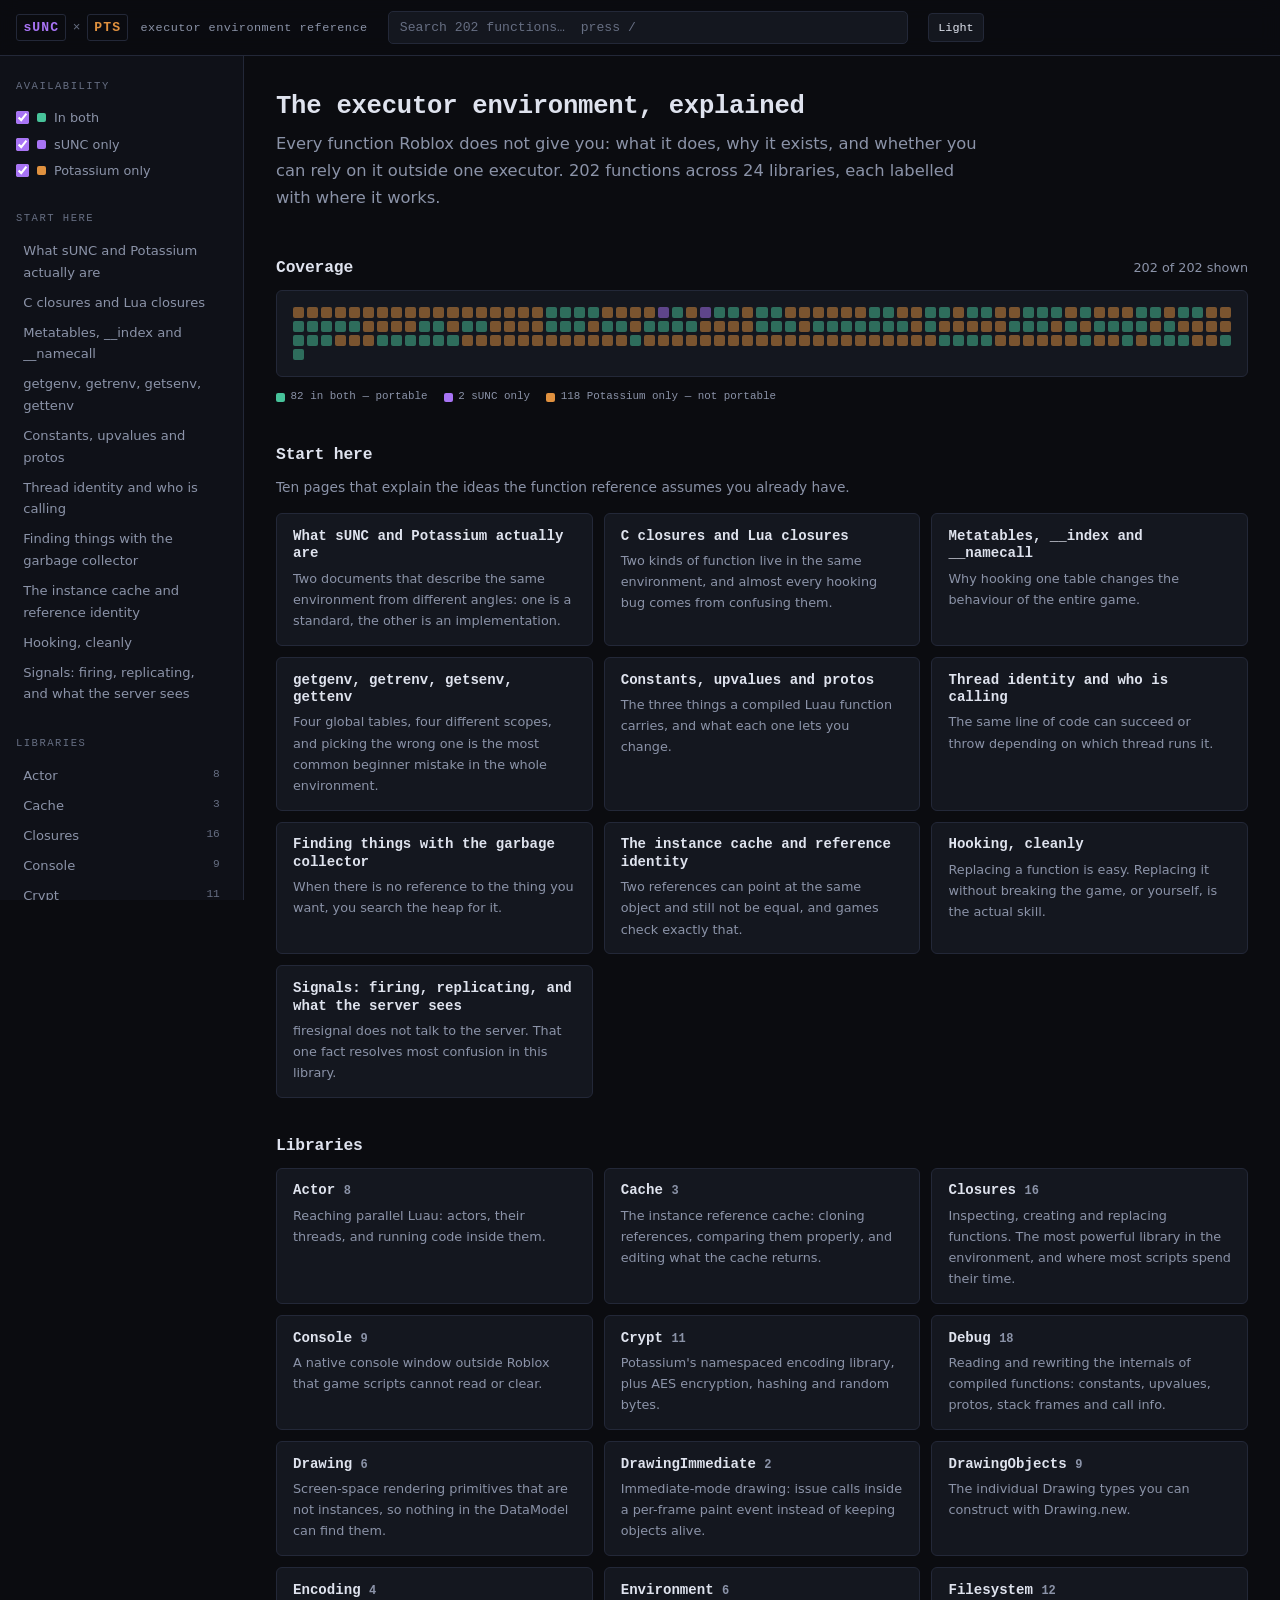
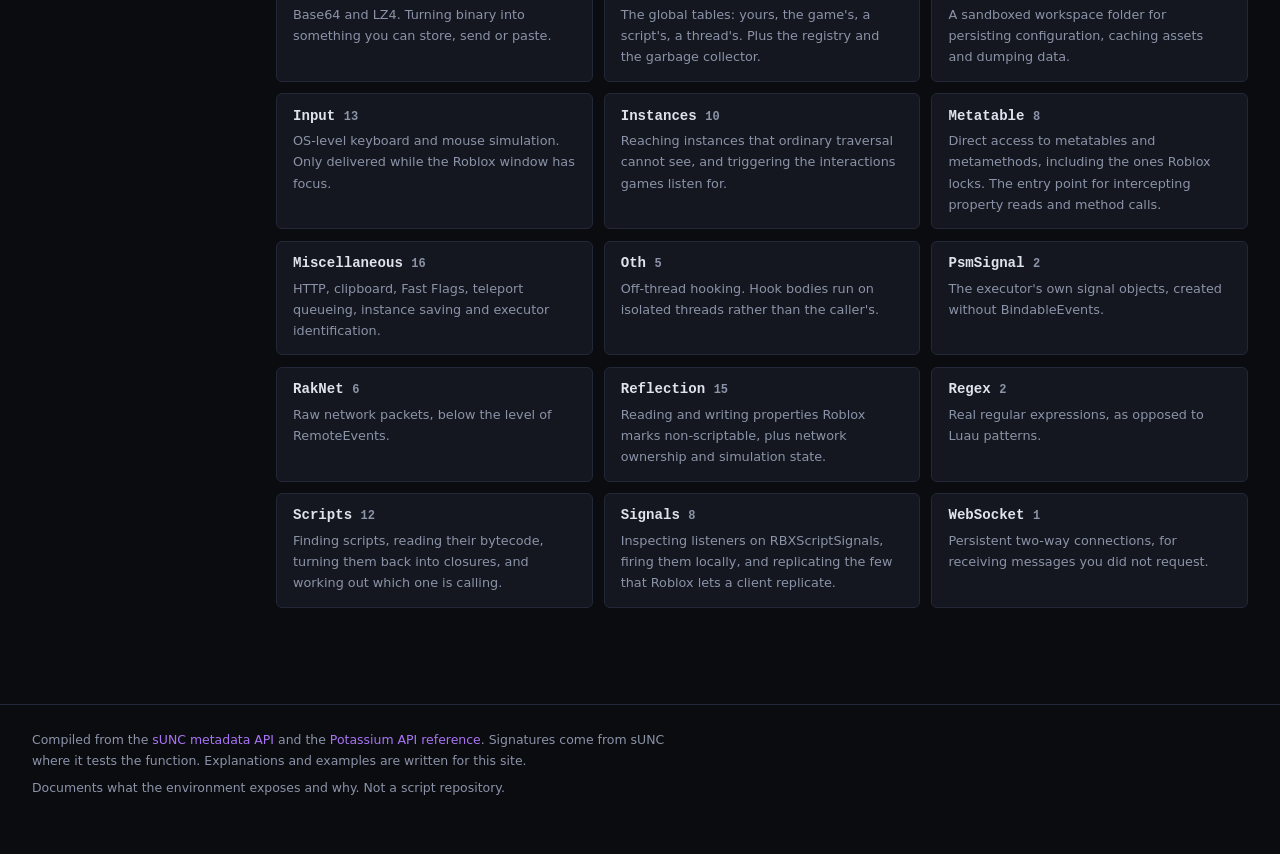
<file: index.html>
<!DOCTYPE html>
<html lang="en" data-theme="dark">
<head>
<meta charset="utf-8">
<meta name="viewport" content="width=device-width, initial-scale=1">
<title>The Executor Environment — sUNC &amp; Potassium reference</title>
<meta name="description" content="Learn the Luau executor environment: what every function does, why it exists, and whether it is part of the sUNC standard, Potassium, or both.">
<link rel="stylesheet" href="css/main.css">
</head>
<body>

<a class="skip" href="#main">Skip to content</a>

<header class="topbar">
  <a class="brand" href="#/">
    <span class="brand-mark">sUNC</span><span class="brand-x">&times;</span><span class="brand-mark alt">PTS</span>
    <span class="brand-sub">executor environment reference</span>
  </a>

  <div class="searchwrap">
    <input id="search" type="search" autocomplete="off" spellcheck="false"
           placeholder="Search 202 functions&hellip;  press /" aria-label="Search functions">
    <div id="results" class="results" role="listbox" hidden></div>
  </div>

  <button id="navtoggle" class="navtoggle" aria-expanded="false" aria-controls="sidebar">Menu</button>
</header>

<div class="shell">
  <nav id="sidebar" class="sidebar" aria-label="Library navigation">
    <section class="filters">
      <p class="eyebrow">Availability</p>
      <label class="filter"><input type="checkbox" data-avail="both" checked><span class="dot both"></span>In both</label>
      <label class="filter"><input type="checkbox" data-avail="sunc-only" checked><span class="dot sunc"></span>sUNC only</label>
      <label class="filter"><input type="checkbox" data-avail="potassium-only" checked><span class="dot pts"></span>Potassium only</label>
    </section>

    <section>
      <p class="eyebrow">Start here</p>
      <ul id="conceptnav" class="navlist"></ul>
    </section>

    <section>
      <p class="eyebrow">Libraries</p>
      <ul id="libnav" class="navlist"></ul>
    </section>
  </nav>

  <main id="main" class="main" tabindex="-1"></main>
</div>

<footer class="foot">
  <p>Compiled from the <a href="https://docs.sunc.su/api/" rel="noreferrer">sUNC metadata API</a> and the
     <a href="https://docs.potassium.pro/api-reference/introduction" rel="noreferrer">Potassium API reference</a>.
     Signatures come from sUNC where it tests the function. Explanations and examples are written for this site.</p>
  <p class="dim">Documents what the environment exposes and why. Not a script repository.</p>
</footer>

<script src="data/api.js"></script>
<script src="js/highlight.js"></script>
<script src="js/search.js"></script>
<script src="js/app.js"></script>
</body>
</html>
</file>
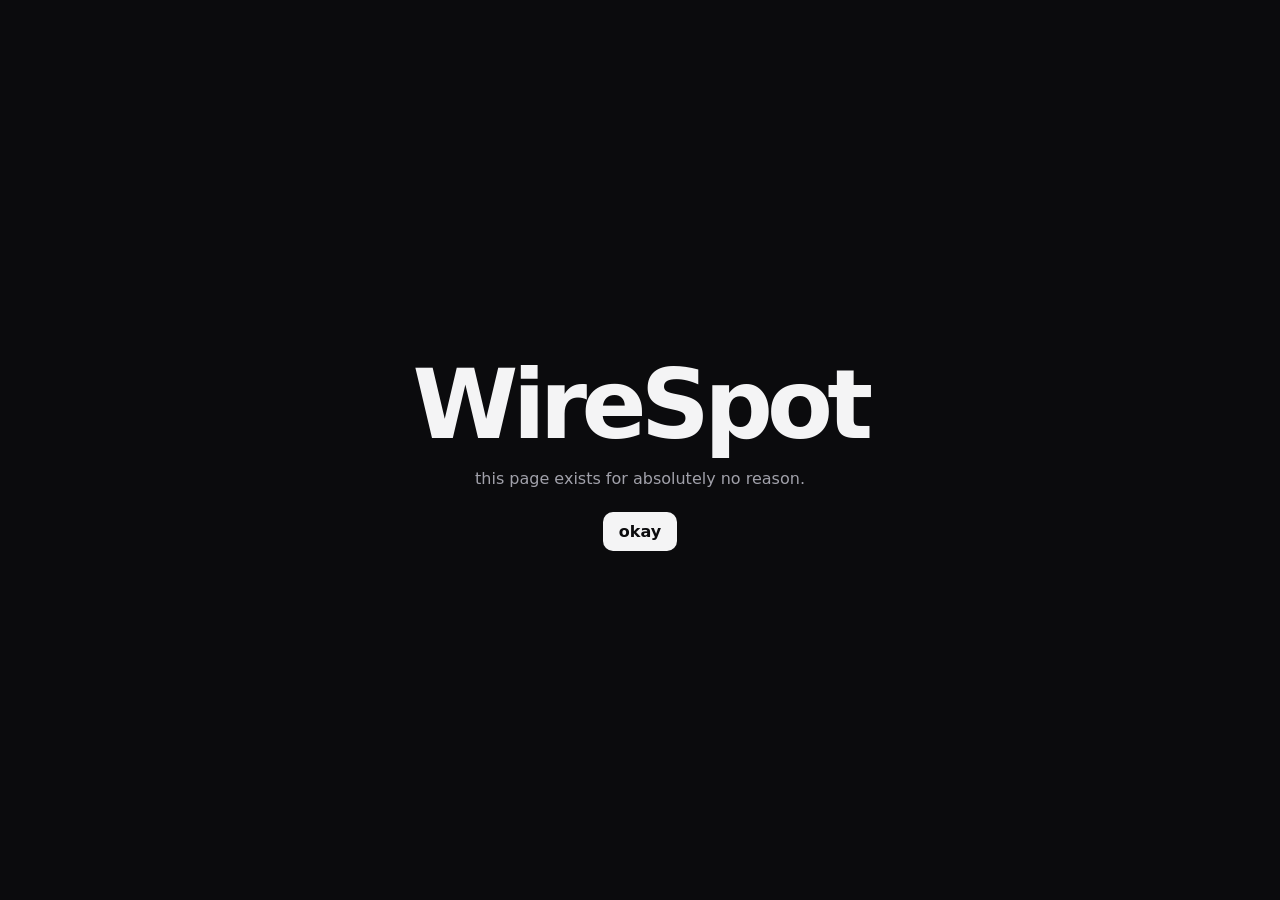
<file: wirespot.html>
<!doctype html>
<html lang="en">
<head>
  <meta charset="utf-8">
  <meta name="viewport" content="width=device-width,initial-scale=1">
  <title>WireSpot</title>
  <style>
    *{box-sizing:border-box}
    body{margin:0;min-height:100vh;display:grid;place-items:center;background:#0b0b0d;color:#f4f4f5;font-family:system-ui,-apple-system,BlinkMacSystemFont,"Segoe UI",sans-serif}
    main{text-align:center;padding:32px}
    h1{margin:0 0 8px;font-size:clamp(48px,10vw,96px);letter-spacing:-.06em}
    p{margin:0 0 24px;color:#a1a1aa}
    a{display:inline-block;color:#0b0b0d;background:#f4f4f5;padding:10px 16px;border-radius:10px;text-decoration:none;font-weight:600}
  </style>
</head>
<body>
  <main>
    <h1>WireSpot</h1>
    <p>this page exists for absolutely no reason.</p>
    <a href="#">okay</a>
  </main>
</body>
</html>
</file>
<file: css/main.css>
/* ============================================================
   The Executor Environment — reference documentation styling
   Dark by default. One accent. Availability colour is the
   only decorative colour in the interface, because it is the
   one thing every page needs to communicate.
   ============================================================ */

:root {
  --bg:        #0b0c10;
  --bg-2:      #0f1118;
  --panel:     #14171f;
  --panel-2:   #191d27;
  --line:      #232838;
  --line-soft: #1a1e29;
  --text:      #dfe3ee;
  --dim:       #8b93a8;
  --dimmer:    #666e82;
  --accent:    #a874f5;
  --accent-dk: #7c4fd0;

  --both: #47c39a;
  --sunc: #a874f5;
  --pts:  #e0913f;

  --mono: ui-monospace, "SF Mono", "JetBrains Mono", "Cascadia Mono", Menlo, Consolas, monospace;
  --sans: system-ui, -apple-system, "Segoe UI", Roboto, Helvetica, Arial, sans-serif;

  --topbar-h: 56px;
  --sidebar-w: 244px;
  --measure: 68ch;
}

[data-theme="light"] {
  --bg:        #faf9fb;
  --bg-2:      #f2f1f5;
  --panel:     #ffffff;
  --panel-2:   #f4f3f7;
  --line:      #dfdde6;
  --line-soft: #eae8ef;
  --text:      #1b1c22;
  --dim:       #5d6272;
  --dimmer:    #7c8294;
  --accent:    #6c33c9;
  --accent-dk: #52239e;
  --both: #1c8f6a;
  --sunc: #6c33c9;
  --pts:  #a8620d;
}

* { box-sizing: border-box; }

html { scroll-behavior: smooth; }
@media (prefers-reduced-motion: reduce) {
  html { scroll-behavior: auto; }
  * { animation: none !important; transition: none !important; }
}

body {
  margin: 0;
  background: var(--bg);
  color: var(--text);
  font-family: var(--sans);
  font-size: 15px;
  line-height: 1.65;
  -webkit-font-smoothing: antialiased;
}

a { color: var(--accent); text-decoration: none; }
a:hover { text-decoration: underline; }

:focus-visible {
  outline: 2px solid var(--accent);
  outline-offset: 2px;
  border-radius: 3px;
}

.skip {
  position: absolute; left: -9999px; top: 0; z-index: 100;
  background: var(--accent); color: #fff; padding: .6rem 1rem;
}
.skip:focus { left: 0; }

/* ------------------------------------------------ top bar */

.topbar {
  position: sticky; top: 0; z-index: 40;
  height: var(--topbar-h);
  display: flex; align-items: center; gap: 1.25rem;
  padding: 0 1rem;
  background: color-mix(in srgb, var(--bg) 88%, transparent);
  backdrop-filter: blur(10px);
  border-bottom: 1px solid var(--line);
}

.brand {
  display: flex; align-items: baseline; gap: .4rem;
  font-family: var(--mono);
  color: var(--text);
  flex: none;
}
.brand:hover { text-decoration: none; }
.brand-mark {
  font-size: .82rem; font-weight: 700; letter-spacing: .08em;
  padding: .12rem .4rem;
  border: 1px solid var(--line);
  border-radius: 3px;
  color: var(--sunc);
}
.brand-mark.alt { color: var(--pts); }
.brand-x { color: var(--dimmer); font-size: .8rem; }
.brand-sub {
  color: var(--dim); font-size: .74rem; letter-spacing: .04em;
  margin-left: .35rem;
}

.searchwrap { position: relative; flex: 1; max-width: 520px; }

#search {
  width: 100%;
  font-family: var(--mono); font-size: .82rem;
  color: var(--text);
  background: var(--panel);
  border: 1px solid var(--line);
  border-radius: 5px;
  padding: .48rem .7rem;
}
#search::placeholder { color: var(--dimmer); }
#search:focus { border-color: var(--accent); outline: none; }

.results {
  position: absolute; top: calc(100% + 6px); left: 0; right: 0;
  max-height: 62vh; overflow-y: auto;
  background: var(--panel);
  border: 1px solid var(--line);
  border-radius: 6px;
  box-shadow: 0 18px 40px rgba(0,0,0,.45);
  z-index: 50;
}
.result {
  display: block; padding: .5rem .7rem;
  border-bottom: 1px solid var(--line-soft);
  color: var(--text);
}
.result:last-child { border-bottom: 0; }
.result:hover, .result.active { background: var(--panel-2); text-decoration: none; }
.result-top { display: flex; align-items: center; gap: .5rem; }
.result-name { font-family: var(--mono); font-size: .82rem; }
.result-sum {
  color: var(--dim); font-size: .76rem;
  display: -webkit-box; -webkit-line-clamp: 1; -webkit-box-orient: vertical;
  overflow: hidden;
}
.result-empty { padding: .8rem .7rem; color: var(--dim); font-size: .8rem; }

.navtoggle {
  display: none;
  font-family: var(--mono); font-size: .74rem;
  background: var(--panel); color: var(--text);
  border: 1px solid var(--line); border-radius: 4px;
  padding: .4rem .6rem; cursor: pointer;
}

/* ------------------------------------------------ layout */

.shell {
  display: grid;
  grid-template-columns: var(--sidebar-w) minmax(0, 1fr);
  align-items: start;
}

.sidebar {
  position: sticky; top: var(--topbar-h);
  height: calc(100vh - var(--topbar-h));
  overflow-y: auto;
  padding: 1.4rem 1rem 3rem;
  border-right: 1px solid var(--line);
  background: var(--bg-2);
}
.sidebar section + section { margin-top: 1.6rem; }

.eyebrow {
  font-family: var(--mono);
  font-size: .66rem; letter-spacing: .14em; text-transform: uppercase;
  color: var(--dimmer);
  margin: 0 0 .55rem;
}

.filter {
  display: flex; align-items: center; gap: .5rem;
  font-size: .8rem; color: var(--dim);
  padding: .17rem 0; cursor: pointer;
}
.filter input { accent-color: var(--accent); margin: 0; }
.dot { width: 9px; height: 9px; border-radius: 2px; flex: none; }
.dot.both { background: var(--both); }
.dot.sunc { background: var(--sunc); }
.dot.pts  { background: var(--pts); }

.navlist { list-style: none; margin: 0; padding: 0; }
.navlist a {
  display: flex; justify-content: space-between; gap: .5rem;
  padding: .26rem .45rem;
  border-radius: 4px;
  color: var(--dim);
  font-size: .82rem;
}
.navlist a:hover { background: var(--panel); color: var(--text); text-decoration: none; }
.navlist a.on { background: var(--panel-2); color: var(--text); box-shadow: inset 2px 0 0 var(--accent); }
.navlist .count { font-family: var(--mono); font-size: .7rem; color: var(--dimmer); }

.main { padding: 2.2rem 2rem 6rem; min-width: 0; }
.main:focus { outline: none; }

/* ------------------------------------------------ typography */

h1, h2, h3 { font-family: var(--mono); font-weight: 600; letter-spacing: -.01em; line-height: 1.25; }
h1 { font-size: 1.6rem; margin: 0 0 .5rem; }
h2 { font-size: 1.02rem; margin: 2.4rem 0 .7rem; }
h3 { font-size: .84rem; margin: 1.6rem 0 .5rem; color: var(--dim);
     text-transform: uppercase; letter-spacing: .1em; }
p { margin: 0 0 .9rem; max-width: var(--measure); }
.lede { font-size: 1.02rem; color: var(--dim); max-width: var(--measure); }
.dim { color: var(--dim); }
code { font-family: var(--mono); font-size: .86em; }
p code, li code {
  background: var(--panel); border: 1px solid var(--line-soft);
  border-radius: 3px; padding: .05em .32em;
}

/* ------------------------------------------------ availability chip */

.avail {
  display: inline-flex; align-items: center; gap: .38rem;
  font-family: var(--mono); font-size: .66rem; letter-spacing: .07em;
  text-transform: uppercase;
  padding: .18rem .45rem;
  border: 1px solid var(--line);
  border-radius: 3px;
  color: var(--dim);
  white-space: nowrap;
  flex: none;
}
.avail::before { content: ""; width: 7px; height: 7px; border-radius: 2px; }
.avail.both::before { background: var(--both); }
.avail.sunc-only::before { background: var(--sunc); }
.avail.potassium-only::before { background: var(--pts); }
.avail.both { color: var(--both); border-color: color-mix(in srgb, var(--both) 35%, var(--line)); }
.avail.sunc-only { color: var(--sunc); border-color: color-mix(in srgb, var(--sunc) 35%, var(--line)); }
.avail.potassium-only { color: var(--pts); border-color: color-mix(in srgb, var(--pts) 35%, var(--line)); }

/* ------------------------------------------------ coverage matrix (signature element) */

.matrix-head {
  display: flex; align-items: baseline; justify-content: space-between;
  flex-wrap: wrap; gap: .5rem; margin-bottom: .7rem;
}
.matrix {
  display: grid;
  grid-template-columns: repeat(auto-fill, minmax(11px, 1fr));
  gap: 3px;
  padding: 1rem;
  background: var(--panel);
  border: 1px solid var(--line);
  border-radius: 6px;
}
.cell {
  aspect-ratio: 1; border-radius: 2px; display: block;
  background: var(--both); opacity: .5;
  transition: opacity .12s ease, transform .12s ease;
}
.cell[data-a="sunc-only"] { background: var(--sunc); }
.cell[data-a="potassium-only"] { background: var(--pts); }
.cell:hover, .cell:focus-visible { opacity: 1; transform: scale(1.45); }
.matrix-legend {
  display: flex; gap: 1rem; flex-wrap: wrap;
  font-family: var(--mono); font-size: .68rem; color: var(--dim);
  margin-top: .7rem;
}
.matrix-legend span { display: inline-flex; align-items: center; gap: .35rem; }

/* ------------------------------------------------ cards */

.cards { display: grid; gap: .7rem; grid-template-columns: repeat(auto-fill, minmax(250px, 1fr)); }
.card {
  display: block; padding: .85rem 1rem;
  background: var(--panel); border: 1px solid var(--line); border-radius: 6px;
  color: var(--text);
}
.card:hover { border-color: var(--accent-dk); text-decoration: none; }
.card h3 { margin: 0 0 .3rem; font-size: .88rem; color: var(--text);
           text-transform: none; letter-spacing: 0; }
.card p { margin: 0; font-size: .8rem; color: var(--dim); }

/* ------------------------------------------------ function list */

.fnlist { list-style: none; margin: 0; padding: 0; border-top: 1px solid var(--line-soft); }
.fnlist li { border-bottom: 1px solid var(--line-soft); }
.fnrow {
  display: flex; align-items: center; gap: .8rem;
  padding: .55rem .3rem; color: var(--text);
}
.fnrow:hover { background: var(--panel); text-decoration: none; }
.fnrow .n { font-family: var(--mono); font-size: .84rem; flex: none; }
.fnrow .s {
  color: var(--dim); font-size: .78rem; flex: 1; min-width: 0;
  overflow: hidden; text-overflow: ellipsis; white-space: nowrap;
}

/* ------------------------------------------------ function page */

.fnhead { display: flex; align-items: center; gap: .7rem; flex-wrap: wrap; margin-bottom: .2rem; }
.fnhead h1 { margin: 0; }
.crumb {
  font-family: var(--mono); font-size: .7rem; letter-spacing: .1em;
  text-transform: uppercase; color: var(--dimmer); margin-bottom: .6rem;
}
.crumb a { color: var(--dimmer); }

.sig {
  font-family: var(--mono); font-size: .8rem; line-height: 1.7;
  white-space: pre-wrap; word-break: break-word;
  background: var(--panel-2); border: 1px solid var(--line);
  border-left: 2px solid var(--accent);
  border-radius: 5px; padding: .7rem .9rem; margin: 1.1rem 0;
  color: var(--text);
}

.note {
  font-size: .82rem; color: var(--dim);
  border-left: 2px solid var(--line); padding-left: .8rem; margin: 1rem 0;
  max-width: var(--measure);
}

.gotchas { margin: 0; padding-left: 1.1rem; max-width: var(--measure); }
.gotchas li { margin-bottom: .45rem; font-size: .88rem; }
.gotchas li::marker { color: var(--pts); }

.chips { display: flex; flex-wrap: wrap; gap: .4rem; }
.chip {
  font-family: var(--mono); font-size: .76rem;
  padding: .22rem .5rem;
  background: var(--panel); border: 1px solid var(--line);
  border-radius: 4px; color: var(--dim);
}
.chip:hover { color: var(--text); border-color: var(--accent-dk); text-decoration: none; }

.srcline { font-size: .78rem; color: var(--dimmer); margin-top: 2.2rem; }

/* ------------------------------------------------ code blocks */

.codewrap { position: relative; margin: 1rem 0; max-width: var(--measure); }
pre {
  margin: 0; overflow-x: auto;
  background: var(--panel); border: 1px solid var(--line);
  border-radius: 6px; padding: .9rem 1rem;
  font-family: var(--mono); font-size: .8rem; line-height: 1.65;
}
.copy {
  position: absolute; top: .5rem; right: .5rem;
  font-family: var(--mono); font-size: .66rem; letter-spacing: .06em;
  background: var(--panel-2); color: var(--dim);
  border: 1px solid var(--line); border-radius: 4px;
  padding: .2rem .45rem; cursor: pointer; opacity: 0;
}
.codewrap:hover .copy, .copy:focus-visible { opacity: 1; }
.copy:hover { color: var(--text); }

.tok-kw  { color: #c58bff; }
.tok-str { color: #7fd1a8; }
.tok-num { color: #e0913f; }
.tok-com { color: var(--dimmer); font-style: italic; }
.tok-env { color: #6fb3f0; }
.tok-gl  { color: #d4c07a; }

/* ------------------------------------------------ prose blocks in concepts */

.prose { max-width: var(--measure); }
.prose h2 { margin-top: 2rem; }
.prose strong { color: var(--text); font-weight: 600; }

/* ------------------------------------------------ footer */

.foot {
  border-top: 1px solid var(--line);
  padding: 1.6rem 2rem 3rem;
  font-size: .78rem; color: var(--dim);
}
.foot p { max-width: 80ch; margin: 0 0 .4rem; }

/* ------------------------------------------------ responsive */

@media (max-width: 900px) {
  .shell { grid-template-columns: 1fr; }
  .navtoggle { display: block; }
  .brand-sub { display: none; }
  .sidebar {
    display: none;
    position: static; height: auto;
    border-right: 0; border-bottom: 1px solid var(--line);
  }
  .sidebar.open { display: block; }
  .main { padding: 1.5rem 1.1rem 4rem; }
  .foot { padding: 1.4rem 1.1rem 3rem; }
  .topbar { gap: .7rem; }
}

@media (max-width: 560px) {
  .brand-mark { font-size: .7rem; }
  h1 { font-size: 1.3rem; }
  .matrix { grid-template-columns: repeat(auto-fill, minmax(9px, 1fr)); }
}
</file>
